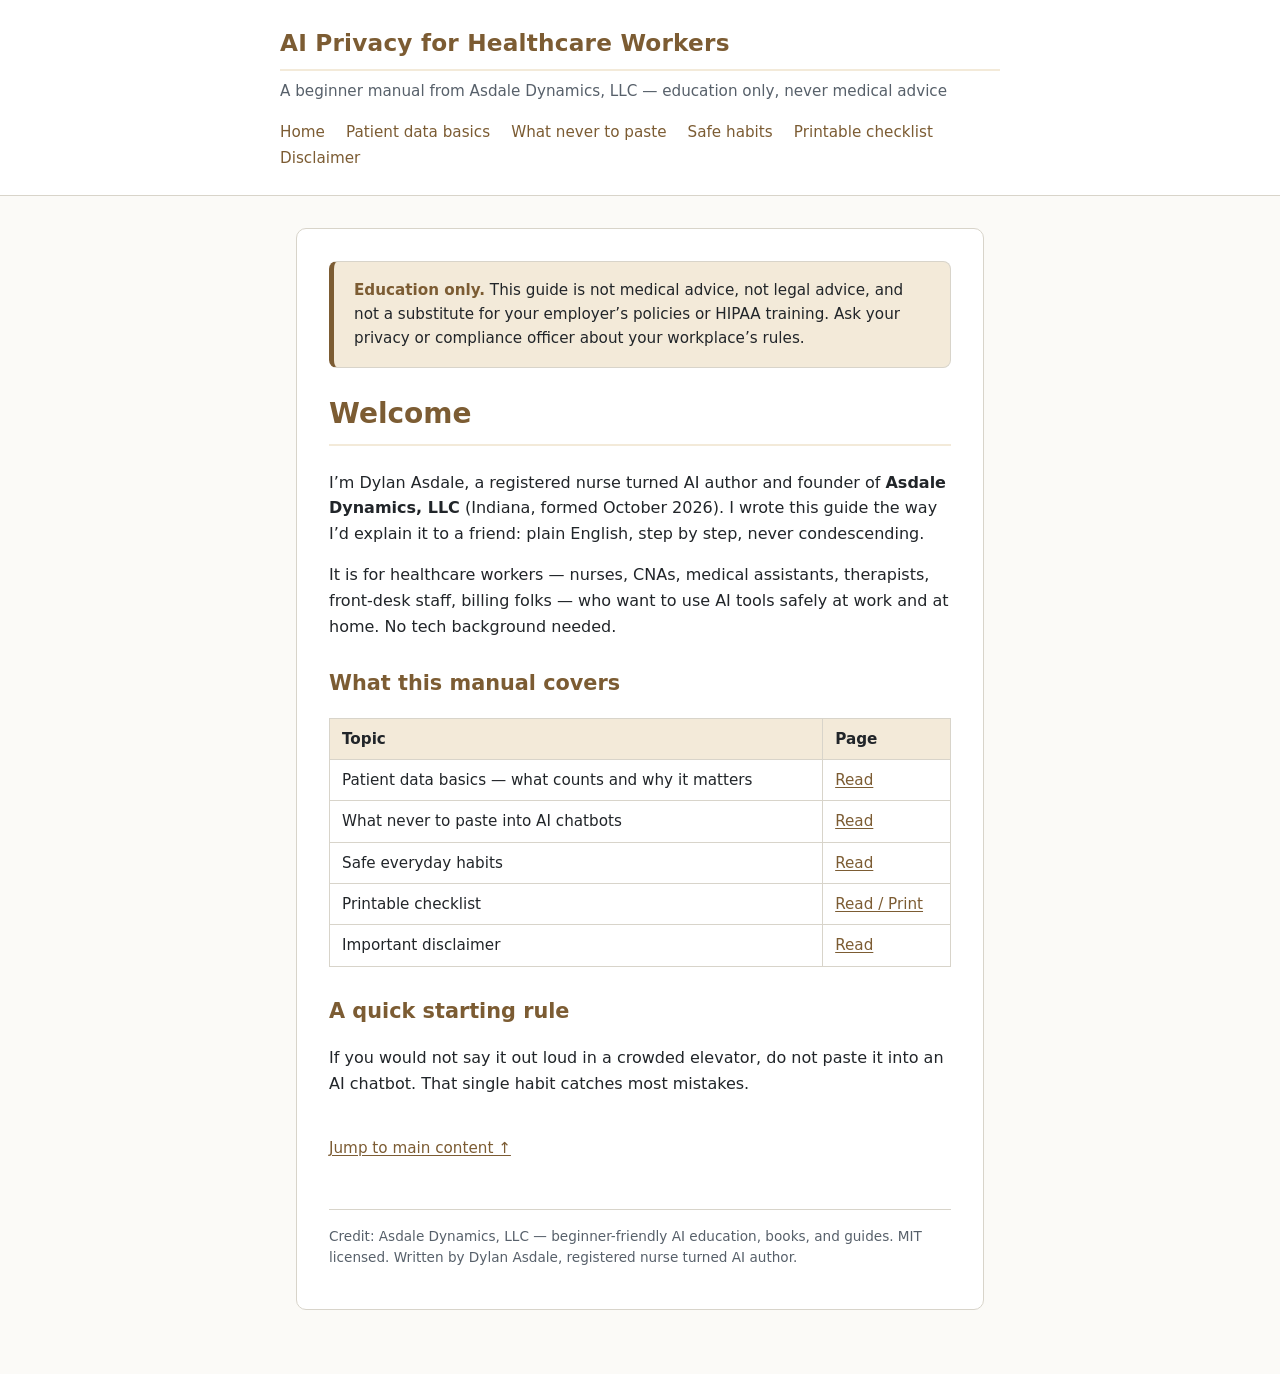
<file: site/index.html>
<!DOCTYPE html>
<html lang="en">
<head>
<meta charset="utf-8">
<meta name="viewport" content="width=device-width, initial-scale=1">
<title>AI Privacy for Healthcare Workers — Asdale Dynamics, LLC</title>
<meta name="description" content="A beginner manual on AI privacy for healthcare workers: what never to paste into chatbots, patient data basics, and safe habits. Education only, never medical advice. By Asdale Dynamics, LLC.">
<link rel="stylesheet" href="style.css">
</head>
<body>

<a class="skip-link" href="#content">Skip to main content</a>

<header class="site-header">
  <div class="header-inner">
    <h1 class="site-title">AI Privacy for Healthcare Workers</h1>
    <p class="site-tagline">A beginner manual from Asdale Dynamics, LLC — education only, never medical advice</p>
    <nav aria-label="Main navigation">
      <a href="index.html">Home</a>
      <a href="patient-data-basics.html">Patient data basics</a>
      <a href="what-never-to-paste.html">What never to paste</a>
      <a href="safe-habits.html">Safe habits</a>
      <a href="checklist.html">Printable checklist</a>
      <a href="disclaimer.html">Disclaimer</a>
    </nav>
  </div>
</header>

<main id="content">
  <article>
    <div class="banner">
      <strong>Education only.</strong> This guide is not medical advice, not legal advice, and not a
      substitute for your employer&rsquo;s policies or HIPAA training. Ask your privacy or compliance
      officer about your workplace&rsquo;s rules.
    </div>

    <h1>Welcome</h1>
    <p>I&rsquo;m Dylan Asdale, a registered nurse turned AI author and founder of
    <strong>Asdale Dynamics, LLC</strong> (Indiana, formed October 2026). I wrote this guide the way
    I&rsquo;d explain it to a friend: plain English, step by step, never condescending.</p>

    <p>It is for healthcare workers &mdash; nurses, CNAs, medical assistants, therapists, front-desk
    staff, billing folks &mdash; who want to use AI tools safely at work and at home. No tech background
    needed.</p>

    <h2>What this manual covers</h2>
    <table>
      <thead>
        <tr><th>Topic</th><th>Page</th></tr>
      </thead>
      <tbody>
        <tr><td>Patient data basics &mdash; what counts and why it matters</td><td><a href="patient-data-basics.html">Read</a></td></tr>
        <tr><td>What never to paste into AI chatbots</td><td><a href="what-never-to-paste.html">Read</a></td></tr>
        <tr><td>Safe everyday habits</td><td><a href="safe-habits.html">Read</a></td></tr>
        <tr><td>Printable checklist</td><td><a href="checklist.html">Read / Print</a></td></tr>
        <tr><td>Important disclaimer</td><td><a href="disclaimer.html">Read</a></td></tr>
      </tbody>
    </table>

    <h2>A quick starting rule</h2>
    <p>If you would not say it out loud in a crowded elevator, do not paste it into an AI chatbot. That
    single habit catches most mistakes.</p>

    <p class="back-link"><a href="#content">Jump to main content &uarr;</a></p>
    <p class="credit">Credit: Asdale Dynamics, LLC &mdash; beginner-friendly AI education, books, and guides.
    MIT licensed. Written by Dylan Asdale, registered nurse turned AI author.</p>
  </article>
</main>

</body>
</html>
</file>
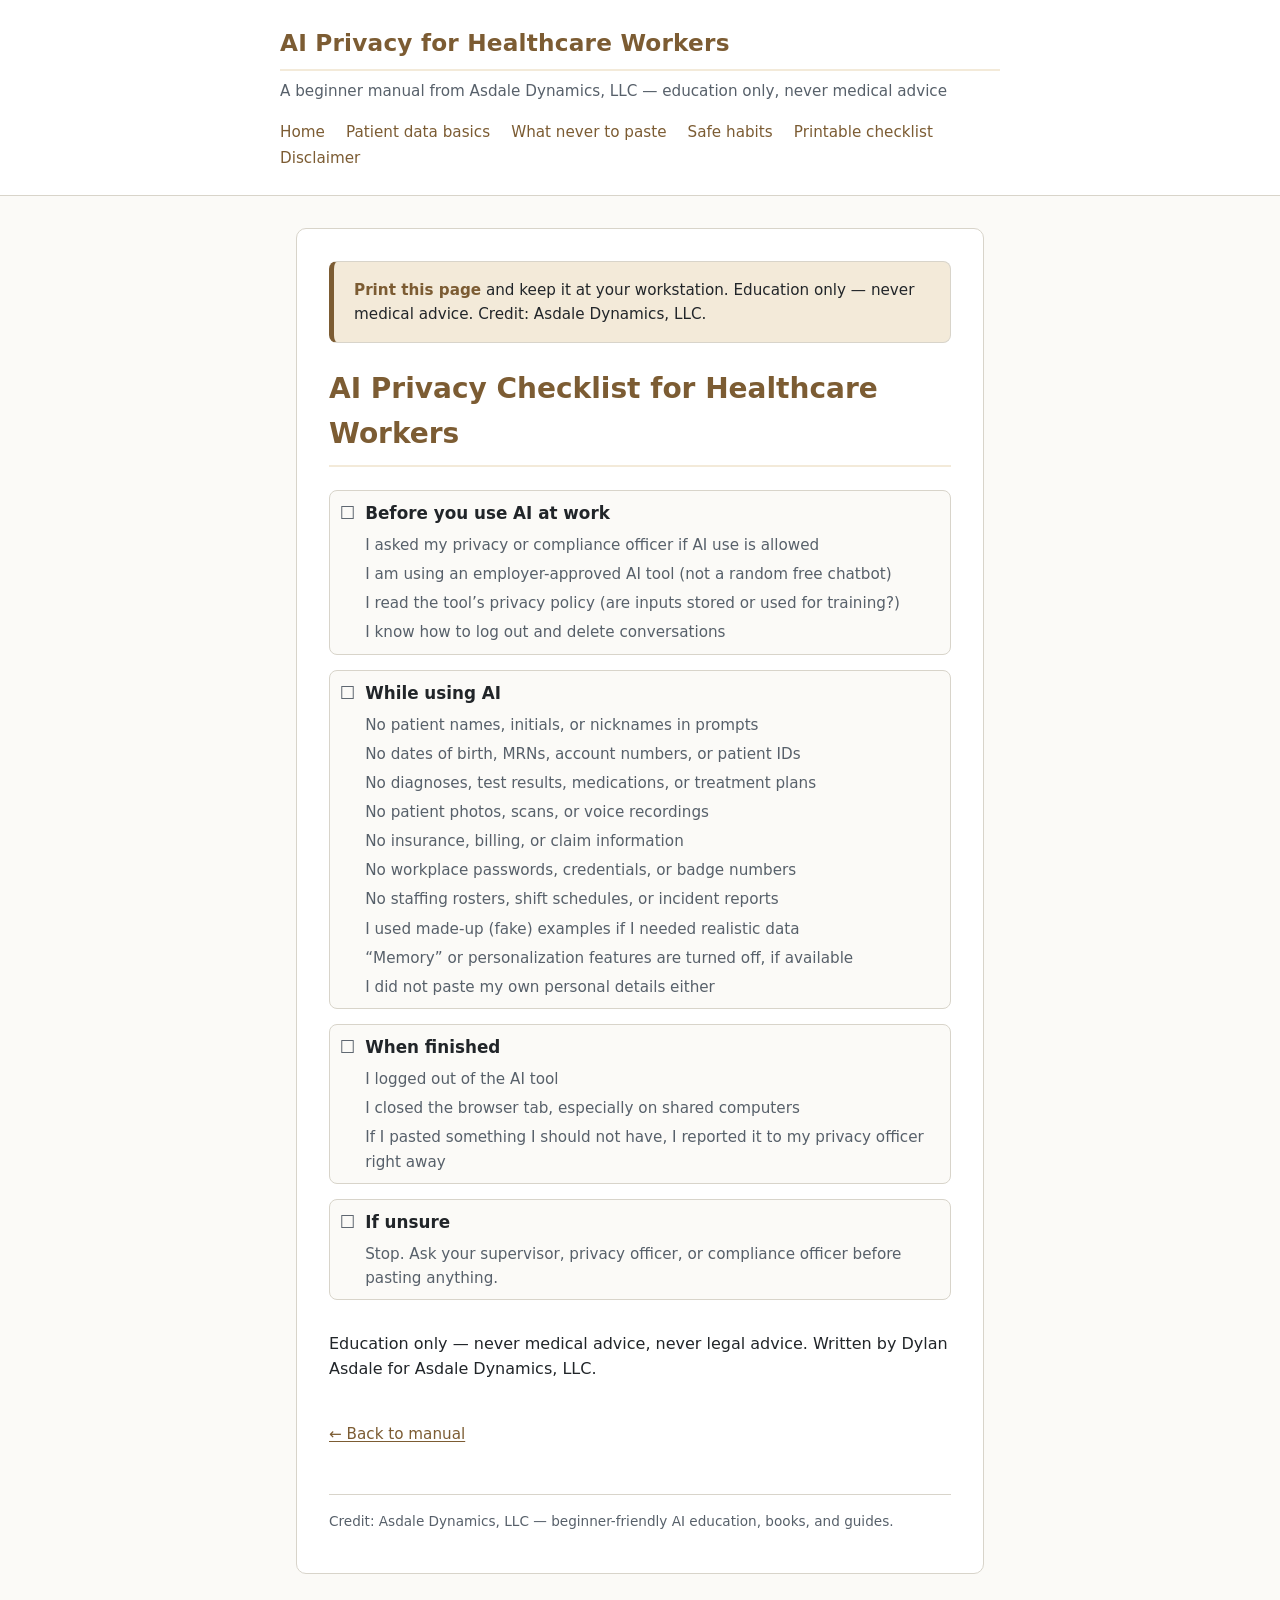
<file: site/checklist.html>
<!DOCTYPE html>
<html lang="en">
<head>
<meta charset="utf-8">
<meta name="viewport" content="width=device-width, initial-scale=1">
<title>Printable Checklist — AI Privacy for Healthcare Workers</title>
<meta name="description" content="Printable AI privacy checklist for healthcare workers: before, during, and after using AI at work. Education only, never medical advice. By Asdale Dynamics, LLC.">
<link rel="stylesheet" href="style.css">
<link rel="stylesheet" href="print.css" media="print">
</head>
<body>

<a class="skip-link" href="#content">Skip to main content</a>

<header class="site-header">
  <div class="header-inner">
    <h1 class="site-title">AI Privacy for Healthcare Workers</h1>
    <p class="site-tagline">A beginner manual from Asdale Dynamics, LLC — education only, never medical advice</p>
    <nav aria-label="Main navigation">
      <a href="index.html">Home</a>
      <a href="patient-data-basics.html">Patient data basics</a>
      <a href="what-never-to-paste.html">What never to paste</a>
      <a href="safe-habits.html">Safe habits</a>
      <a href="checklist.html">Printable checklist</a>
      <a href="disclaimer.html">Disclaimer</a>
    </nav>
  </div>
</header>

<main id="content">
  <article>
    <div class="banner print-note">
      <strong>Print this page</strong> and keep it at your workstation. Education only &mdash; never medical advice.
      Credit: Asdale Dynamics, LLC.
    </div>

    <h1>AI Privacy Checklist for Healthcare Workers</h1>

    <ul class="checklist">
      <li>
        <h3>Before you use AI at work</h3>
        <p>I asked my privacy or compliance officer if AI use is allowed</p>
        <p>I am using an employer-approved AI tool (not a random free chatbot)</p>
        <p>I read the tool&rsquo;s privacy policy (are inputs stored or used for training?)</p>
        <p>I know how to log out and delete conversations</p>
      </li>
      <li>
        <h3>While using AI</h3>
        <p>No patient names, initials, or nicknames in prompts</p>
        <p>No dates of birth, MRNs, account numbers, or patient IDs</p>
        <p>No diagnoses, test results, medications, or treatment plans</p>
        <p>No patient photos, scans, or voice recordings</p>
        <p>No insurance, billing, or claim information</p>
        <p>No workplace passwords, credentials, or badge numbers</p>
        <p>No staffing rosters, shift schedules, or incident reports</p>
        <p>I used made-up (fake) examples if I needed realistic data</p>
        <p>&ldquo;Memory&rdquo; or personalization features are turned off, if available</p>
        <p>I did not paste my own personal details either</p>
      </li>
      <li>
        <h3>When finished</h3>
        <p>I logged out of the AI tool</p>
        <p>I closed the browser tab, especially on shared computers</p>
        <p>If I pasted something I should not have, I reported it to my privacy officer right away</p>
      </li>
      <li>
        <h3>If unsure</h3>
        <p>Stop. Ask your supervisor, privacy officer, or compliance officer before pasting anything.</p>
      </li>
    </ul>

    <p class="print-note">Education only &mdash; never medical advice, never legal advice. Written by Dylan
    Asdale for Asdale Dynamics, LLC.</p>

    <p class="back-link"><a href="index.html">&larr; Back to manual</a></p>
    <p class="credit">Credit: Asdale Dynamics, LLC &mdash; beginner-friendly AI education, books, and guides.</p>
  </article>
</main>

</body>
</html>
</file>
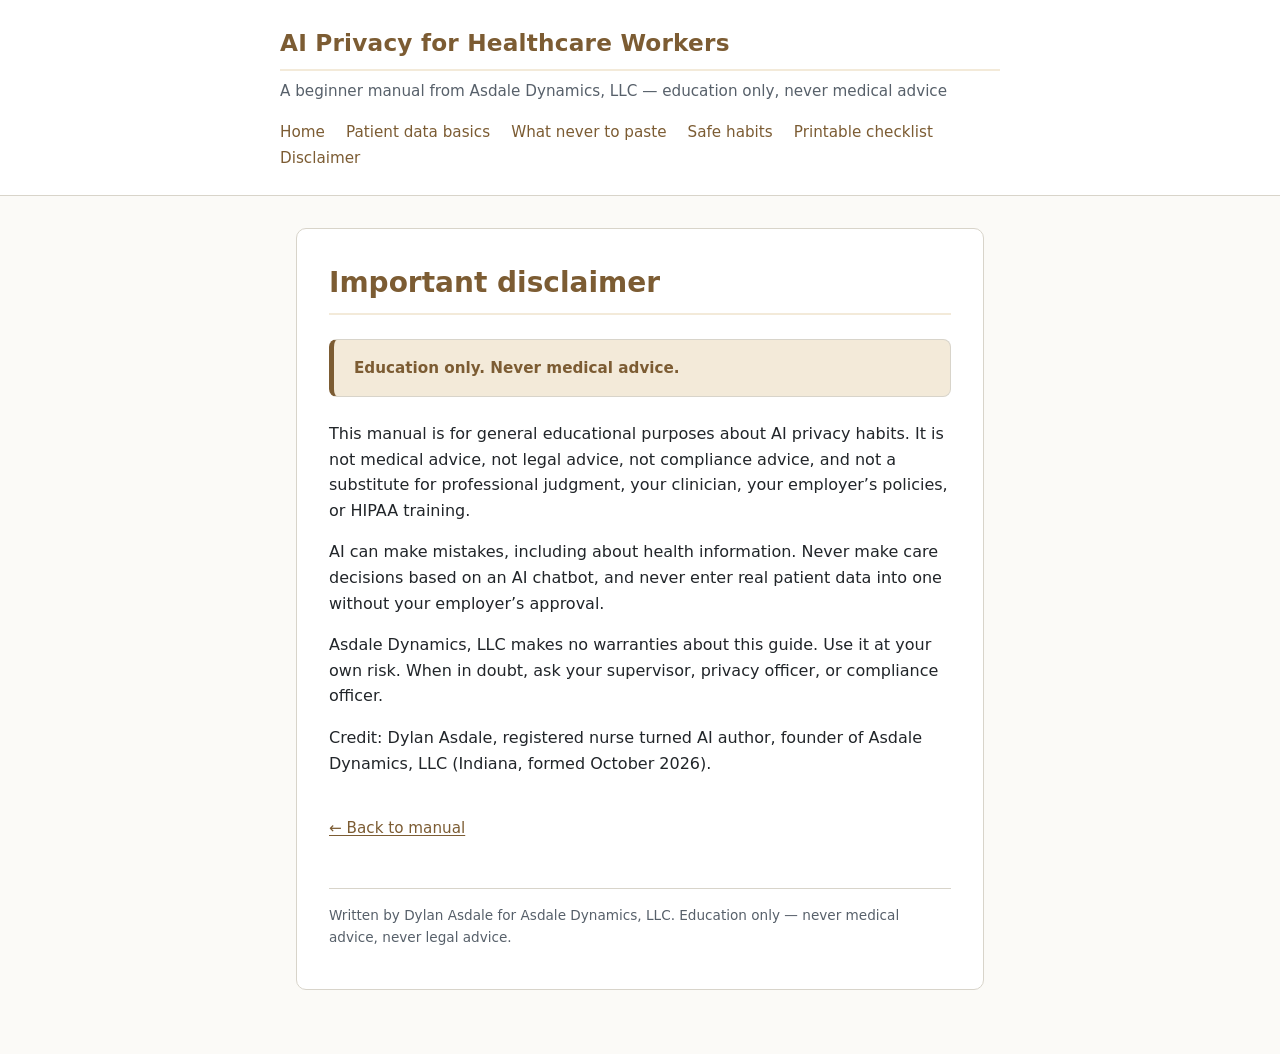
<file: site/disclaimer.html>
<!DOCTYPE html>
<html lang="en">
<head>
<meta charset="utf-8">
<meta name="viewport" content="width=device-width, initial-scale=1">
<title>Disclaimer — AI Privacy for Healthcare Workers</title>
<meta name="description" content="Important disclaimer: this AI privacy manual for healthcare workers is education only, never medical or legal advice. By Asdale Dynamics, LLC.">
<link rel="stylesheet" href="style.css">
</head>
<body>

<a class="skip-link" href="#content">Skip to main content</a>

<header class="site-header">
  <div class="header-inner">
    <h1 class="site-title">AI Privacy for Healthcare Workers</h1>
    <p class="site-tagline">A beginner manual from Asdale Dynamics, LLC — education only, never medical advice</p>
    <nav aria-label="Main navigation">
      <a href="index.html">Home</a>
      <a href="patient-data-basics.html">Patient data basics</a>
      <a href="what-never-to-paste.html">What never to paste</a>
      <a href="safe-habits.html">Safe habits</a>
      <a href="checklist.html">Printable checklist</a>
      <a href="disclaimer.html">Disclaimer</a>
    </nav>
  </div>
</header>

<main id="content">
  <article>
    <h1>Important disclaimer</h1>

    <div class="banner">
      <strong>Education only. Never medical advice.</strong>
    </div>

    <p>This manual is for general educational purposes about AI privacy habits. It is not medical advice, not
    legal advice, not compliance advice, and not a substitute for professional judgment, your clinician, your
    employer&rsquo;s policies, or HIPAA training.</p>

    <p>AI can make mistakes, including about health information. Never make care decisions based on an AI
    chatbot, and never enter real patient data into one without your employer&rsquo;s approval.</p>

    <p>Asdale Dynamics, LLC makes no warranties about this guide. Use it at your own risk. When in doubt, ask
    your supervisor, privacy officer, or compliance officer.</p>

    <p>Credit: Dylan Asdale, registered nurse turned AI author, founder of Asdale Dynamics, LLC (Indiana,
    formed October 2026).</p>

    <p class="back-link"><a href="index.html">&larr; Back to manual</a></p>
    <p class="credit">Written by Dylan Asdale for Asdale Dynamics, LLC. Education only &mdash; never medical
    advice, never legal advice.</p>
  </article>
</main>

</body>
</html>
</file>
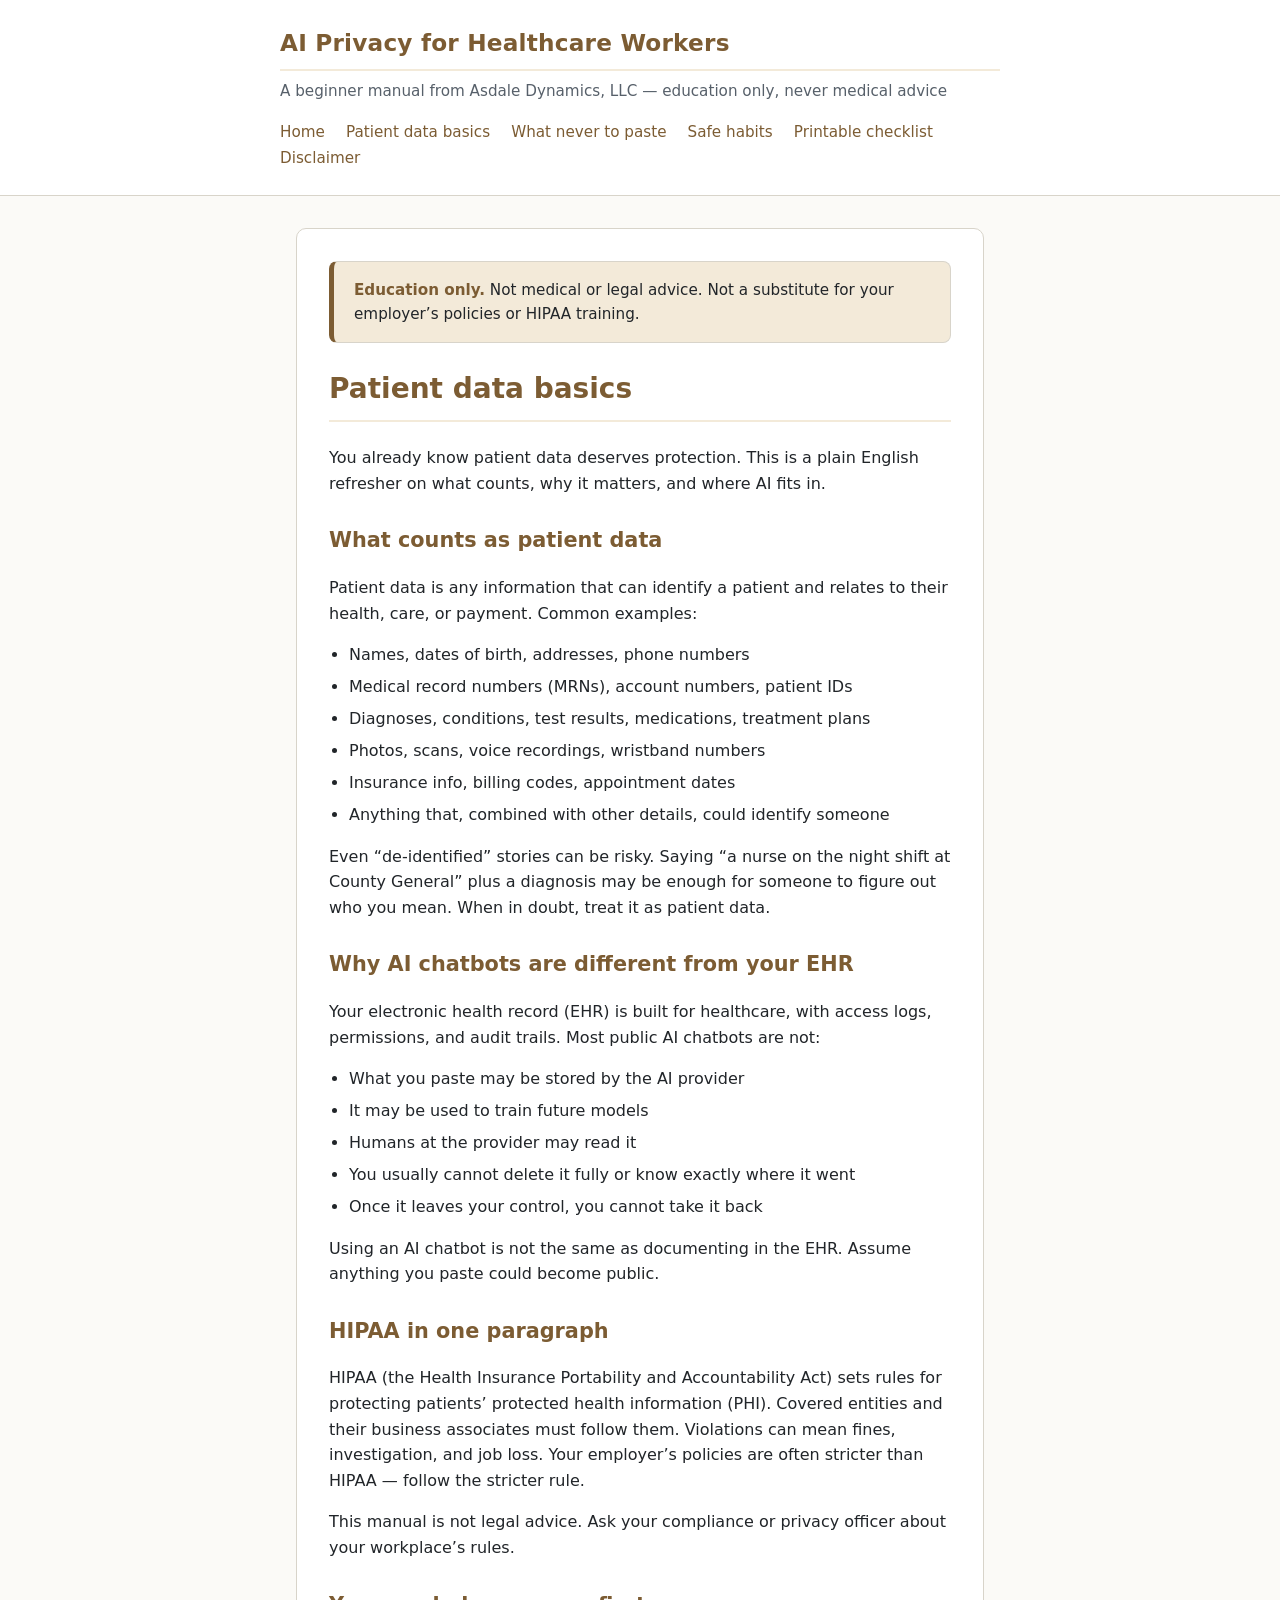
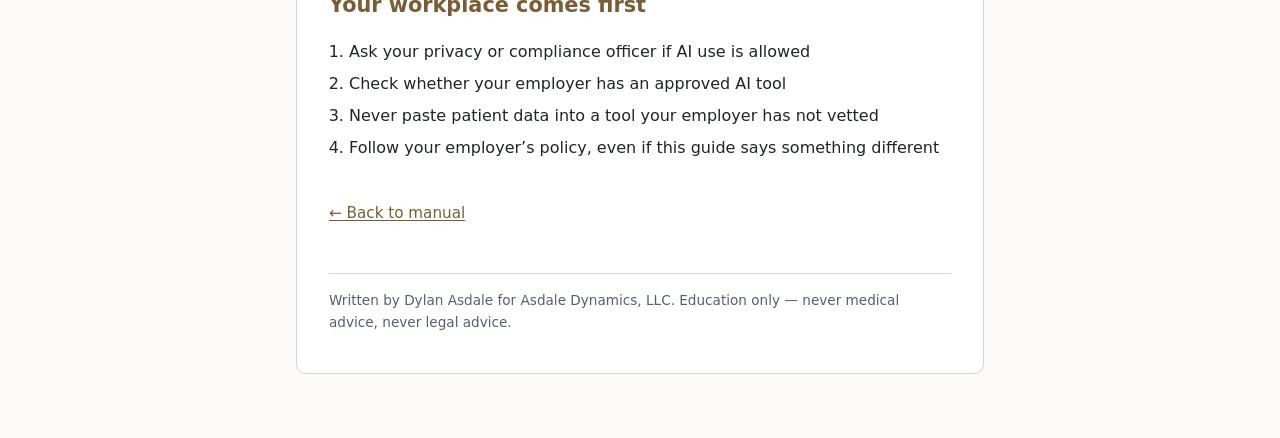
<file: site/patient-data-basics.html>
<!DOCTYPE html>
<html lang="en">
<head>
<meta charset="utf-8">
<meta name="viewport" content="width=device-width, initial-scale=1">
<title>Patient Data Basics — AI Privacy for Healthcare Workers</title>
<meta name="description" content="Patient data basics for healthcare workers using AI: what counts as patient data, why AI chatbots differ from your EHR, and HIPAA in one paragraph. Education only, never medical advice.">
<link rel="stylesheet" href="style.css">
</head>
<body>

<a class="skip-link" href="#content">Skip to main content</a>

<header class="site-header">
  <div class="header-inner">
    <h1 class="site-title">AI Privacy for Healthcare Workers</h1>
    <p class="site-tagline">A beginner manual from Asdale Dynamics, LLC — education only, never medical advice</p>
    <nav aria-label="Main navigation">
      <a href="index.html">Home</a>
      <a href="patient-data-basics.html">Patient data basics</a>
      <a href="what-never-to-paste.html">What never to paste</a>
      <a href="safe-habits.html">Safe habits</a>
      <a href="checklist.html">Printable checklist</a>
      <a href="disclaimer.html">Disclaimer</a>
    </nav>
  </div>
</header>

<main id="content">
  <article>
    <div class="banner">
      <strong>Education only.</strong> Not medical or legal advice. Not a substitute for your employer&rsquo;s
      policies or HIPAA training.
    </div>

    <h1>Patient data basics</h1>
    <p>You already know patient data deserves protection. This is a plain English refresher on what counts,
    why it matters, and where AI fits in.</p>

    <h2>What counts as patient data</h2>
    <p>Patient data is any information that can identify a patient and relates to their health, care, or
    payment. Common examples:</p>
    <ul>
      <li>Names, dates of birth, addresses, phone numbers</li>
      <li>Medical record numbers (MRNs), account numbers, patient IDs</li>
      <li>Diagnoses, conditions, test results, medications, treatment plans</li>
      <li>Photos, scans, voice recordings, wristband numbers</li>
      <li>Insurance info, billing codes, appointment dates</li>
      <li>Anything that, combined with other details, could identify someone</li>
    </ul>
    <p>Even &ldquo;de-identified&rdquo; stories can be risky. Saying &ldquo;a nurse on the night shift at County
    General&rdquo; plus a diagnosis may be enough for someone to figure out who you mean. When in doubt, treat
    it as patient data.</p>

    <h2>Why AI chatbots are different from your EHR</h2>
    <p>Your electronic health record (EHR) is built for healthcare, with access logs, permissions, and audit
    trails. Most public AI chatbots are not:</p>
    <ul>
      <li>What you paste may be stored by the AI provider</li>
      <li>It may be used to train future models</li>
      <li>Humans at the provider may read it</li>
      <li>You usually cannot delete it fully or know exactly where it went</li>
      <li>Once it leaves your control, you cannot take it back</li>
    </ul>
    <p>Using an AI chatbot is not the same as documenting in the EHR. Assume anything you paste could become
    public.</p>

    <h2>HIPAA in one paragraph</h2>
    <p>HIPAA (the Health Insurance Portability and Accountability Act) sets rules for protecting patients&rsquo;
    protected health information (PHI). Covered entities and their business associates must follow them.
    Violations can mean fines, investigation, and job loss. Your employer&rsquo;s policies are often stricter
    than HIPAA &mdash; follow the stricter rule.</p>
    <p class="print-note">This manual is not legal advice. Ask your compliance or privacy officer about your
    workplace&rsquo;s rules.</p>

    <h2>Your workplace comes first</h2>
    <ol>
      <li>Ask your privacy or compliance officer if AI use is allowed</li>
      <li>Check whether your employer has an approved AI tool</li>
      <li>Never paste patient data into a tool your employer has not vetted</li>
      <li>Follow your employer&rsquo;s policy, even if this guide says something different</li>
    </ol>

    <p class="back-link"><a href="index.html">&larr; Back to manual</a></p>
    <p class="credit">Written by Dylan Asdale for Asdale Dynamics, LLC. Education only &mdash; never medical advice,
    never legal advice.</p>
  </article>
</main>

</body>
</html>
</file>
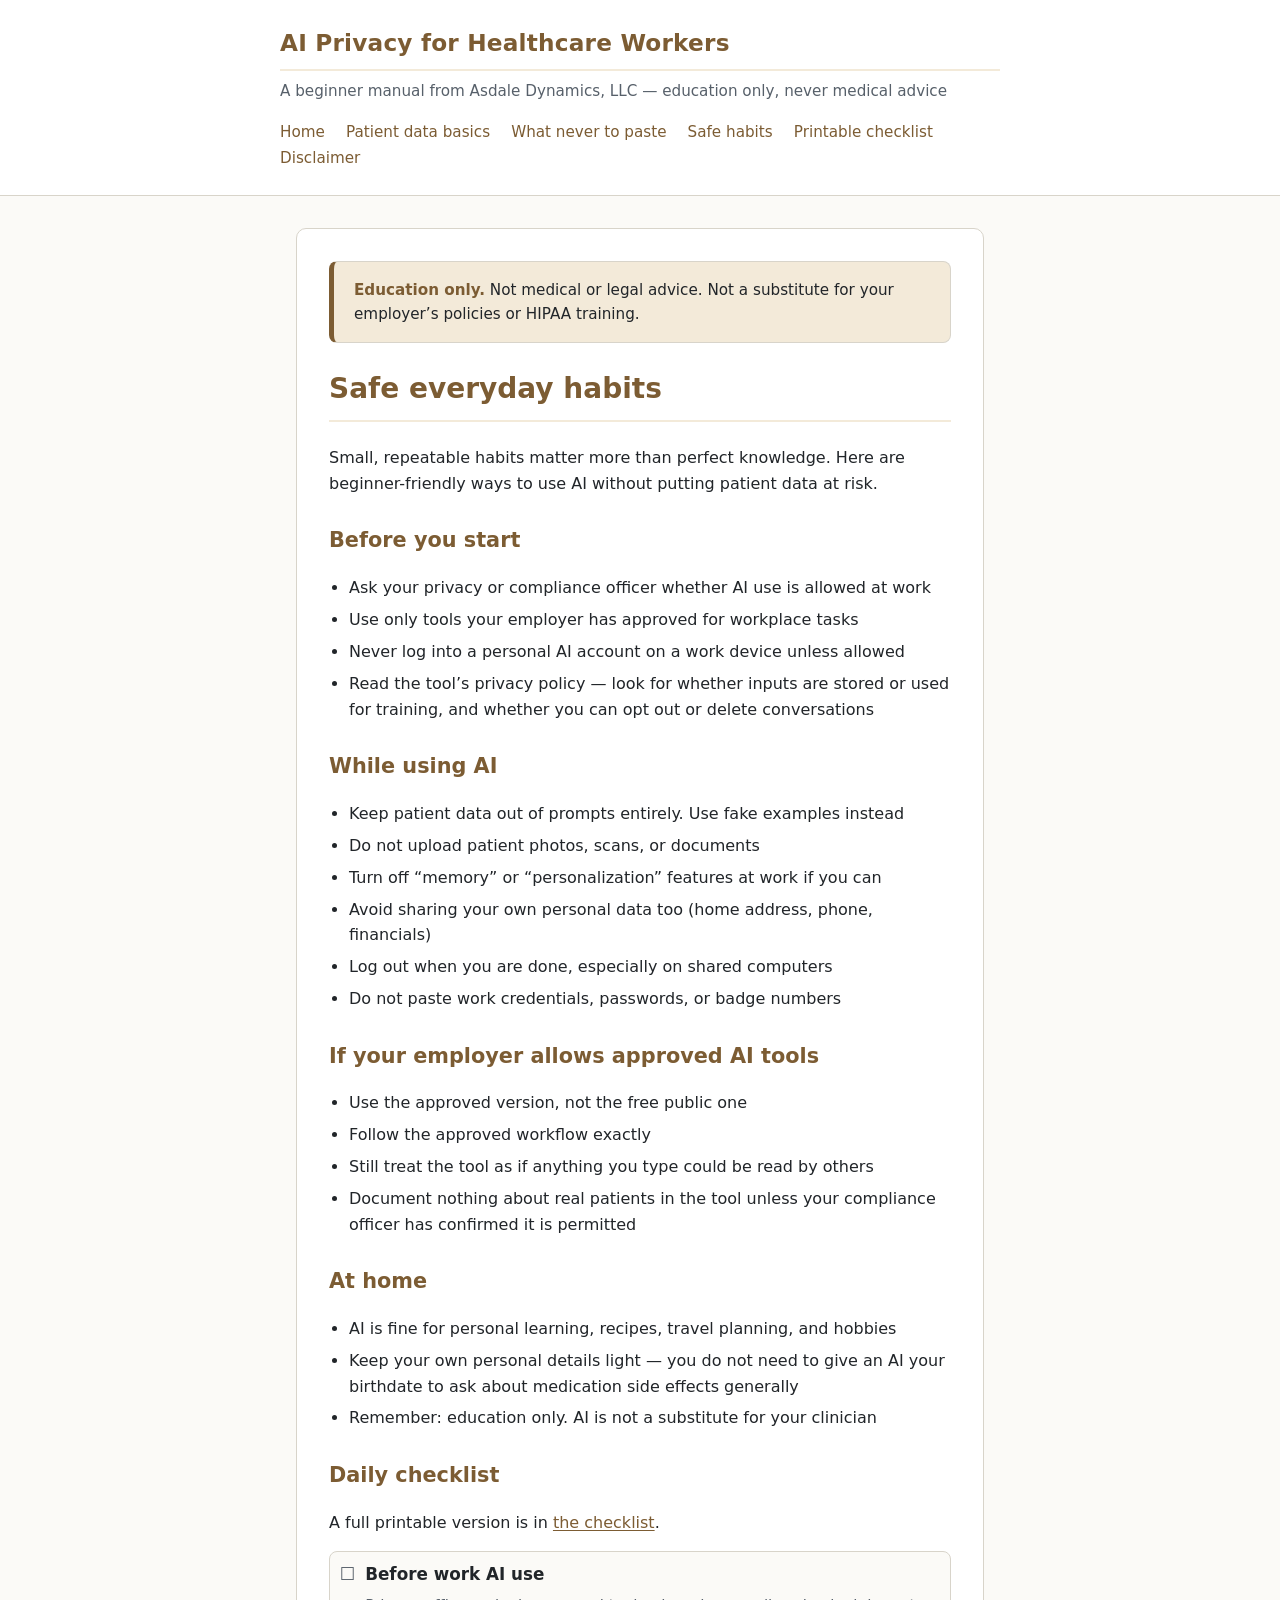
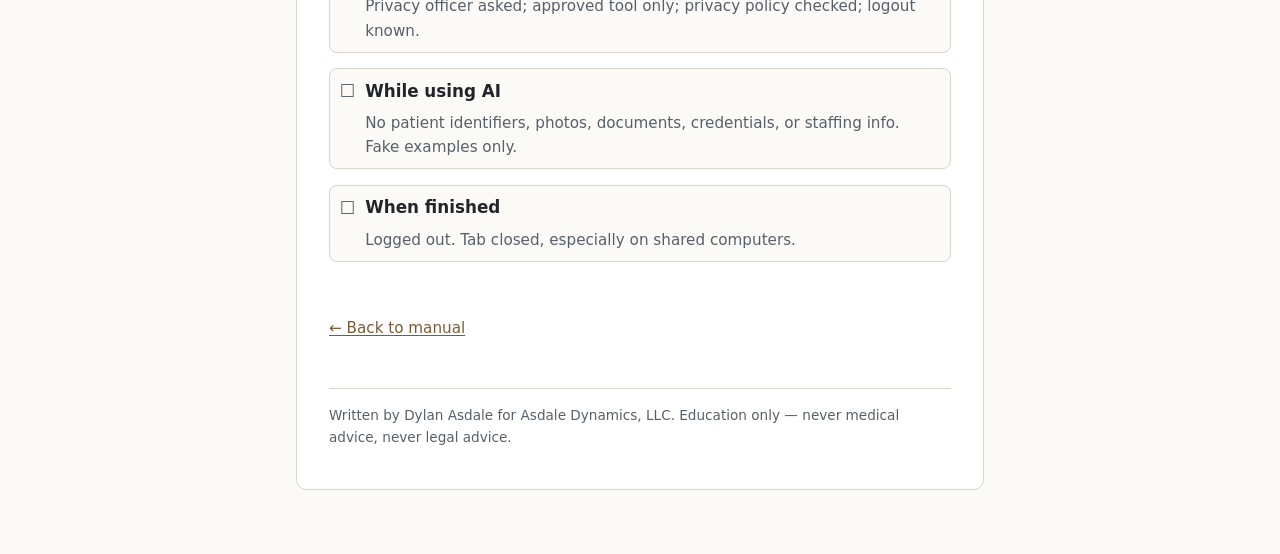
<file: site/safe-habits.html>
<!DOCTYPE html>
<html lang="en">
<head>
<meta charset="utf-8">
<meta name="viewport" content="width=device-width, initial-scale=1">
<title>Safe Habits — AI Privacy for Healthcare Workers</title>
<meta name="description" content="Safe everyday habits for healthcare workers using AI: before, during, and after you use AI, at work and at home. Education only, never medical advice.">
<link rel="stylesheet" href="style.css">
</head>
<body>

<a class="skip-link" href="#content">Skip to main content</a>

<header class="site-header">
  <div class="header-inner">
    <h1 class="site-title">AI Privacy for Healthcare Workers</h1>
    <p class="site-tagline">A beginner manual from Asdale Dynamics, LLC — education only, never medical advice</p>
    <nav aria-label="Main navigation">
      <a href="index.html">Home</a>
      <a href="patient-data-basics.html">Patient data basics</a>
      <a href="what-never-to-paste.html">What never to paste</a>
      <a href="safe-habits.html">Safe habits</a>
      <a href="checklist.html">Printable checklist</a>
      <a href="disclaimer.html">Disclaimer</a>
    </nav>
  </div>
</header>

<main id="content">
  <article>
    <div class="banner">
      <strong>Education only.</strong> Not medical or legal advice. Not a substitute for your employer&rsquo;s
      policies or HIPAA training.
    </div>

    <h1>Safe everyday habits</h1>
    <p>Small, repeatable habits matter more than perfect knowledge. Here are beginner-friendly ways to use AI
    without putting patient data at risk.</p>

    <h2>Before you start</h2>
    <ul>
      <li>Ask your privacy or compliance officer whether AI use is allowed at work</li>
      <li>Use only tools your employer has approved for workplace tasks</li>
      <li>Never log into a personal AI account on a work device unless allowed</li>
      <li>Read the tool&rsquo;s privacy policy &mdash; look for whether inputs are stored or used for training,
      and whether you can opt out or delete conversations</li>
    </ul>

    <h2>While using AI</h2>
    <ul>
      <li>Keep patient data out of prompts entirely. Use fake examples instead</li>
      <li>Do not upload patient photos, scans, or documents</li>
      <li>Turn off &ldquo;memory&rdquo; or &ldquo;personalization&rdquo; features at work if you can</li>
      <li>Avoid sharing your own personal data too (home address, phone, financials)</li>
      <li>Log out when you are done, especially on shared computers</li>
      <li>Do not paste work credentials, passwords, or badge numbers</li>
    </ul>

    <h2>If your employer allows approved AI tools</h2>
    <ul>
      <li>Use the approved version, not the free public one</li>
      <li>Follow the approved workflow exactly</li>
      <li>Still treat the tool as if anything you type could be read by others</li>
      <li>Document nothing about real patients in the tool unless your compliance officer has confirmed it is
      permitted</li>
    </ul>

    <h2>At home</h2>
    <ul>
      <li>AI is fine for personal learning, recipes, travel planning, and hobbies</li>
      <li>Keep your own personal details light &mdash; you do not need to give an AI your birthdate to ask about
      medication side effects generally</li>
      <li>Remember: education only. AI is not a substitute for your clinician</li>
    </ul>

    <h2>Daily checklist</h2>
    <p class="print-note">A full printable version is in <a href="checklist.html">the checklist</a>.</p>
    <ul class="checklist">
      <li>
        <h3>Before work AI use</h3>
        <p>Privacy officer asked; approved tool only; privacy policy checked; logout known.</p>
      </li>
      <li>
        <h3>While using AI</h3>
        <p>No patient identifiers, photos, documents, credentials, or staffing info. Fake examples only.</p>
      </li>
      <li>
        <h3>When finished</h3>
        <p>Logged out. Tab closed, especially on shared computers.</p>
      </li>
    </ul>

    <p class="back-link"><a href="index.html">&larr; Back to manual</a></p>
    <p class="credit">Written by Dylan Asdale for Asdale Dynamics, LLC. Education only &mdash; never medical advice,
    never legal advice.</p>
  </article>
</main>

</body>
</html>
</file>
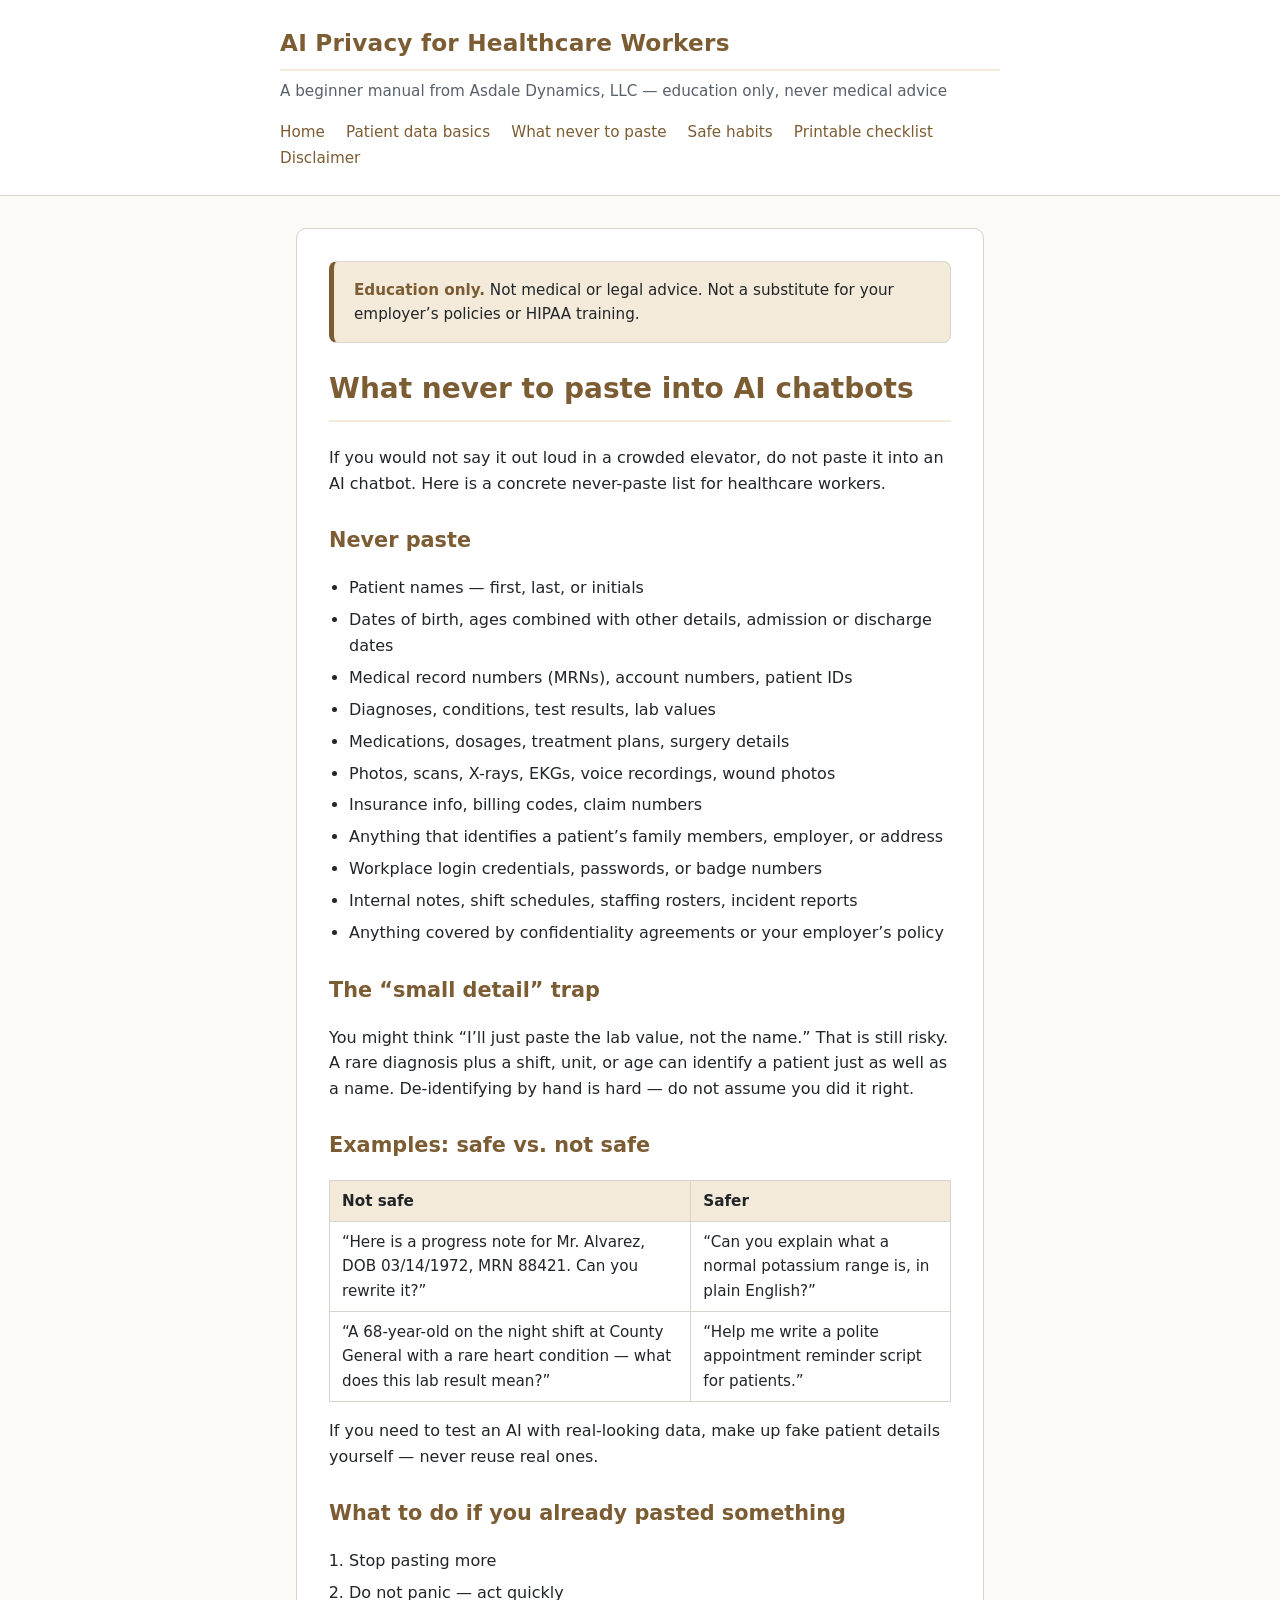
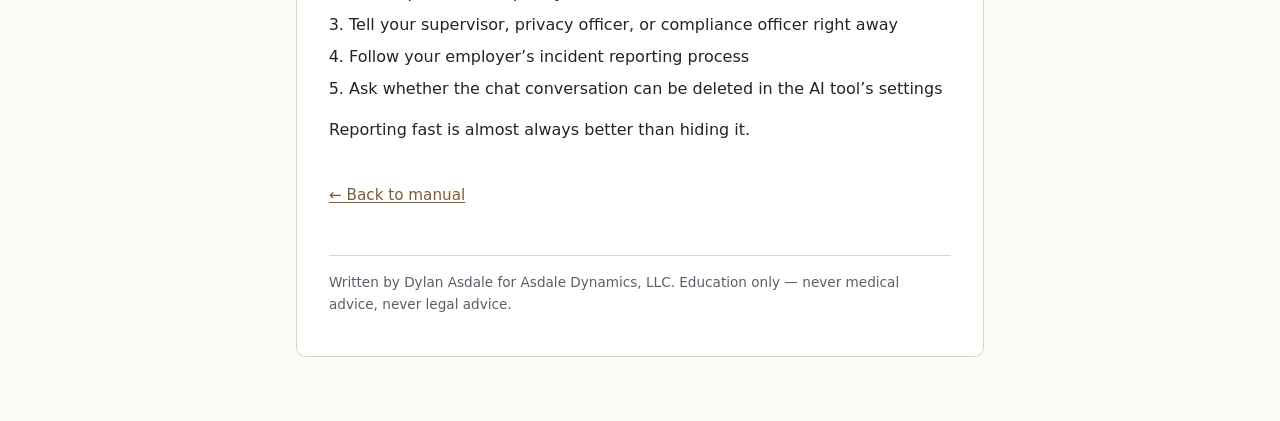
<file: site/what-never-to-paste.html>
<!DOCTYPE html>
<html lang="en">
<head>
<meta charset="utf-8">
<meta name="viewport" content="width=device-width, initial-scale=1">
<title>What Never to Paste — AI Privacy for Healthcare Workers</title>
<meta name="description" content="What never to paste into AI chatbots: a concrete never-paste list for healthcare workers, the small detail trap, safe vs. not-safe examples, and what to do if you already pasted something. Education only, never medical advice.">
<link rel="stylesheet" href="style.css">
</head>
<body>

<a class="skip-link" href="#content">Skip to main content</a>

<header class="site-header">
  <div class="header-inner">
    <h1 class="site-title">AI Privacy for Healthcare Workers</h1>
    <p class="site-tagline">A beginner manual from Asdale Dynamics, LLC — education only, never medical advice</p>
    <nav aria-label="Main navigation">
      <a href="index.html">Home</a>
      <a href="patient-data-basics.html">Patient data basics</a>
      <a href="what-never-to-paste.html">What never to paste</a>
      <a href="safe-habits.html">Safe habits</a>
      <a href="checklist.html">Printable checklist</a>
      <a href="disclaimer.html">Disclaimer</a>
    </nav>
  </div>
</header>

<main id="content">
  <article>
    <div class="banner">
      <strong>Education only.</strong> Not medical or legal advice. Not a substitute for your employer&rsquo;s
      policies or HIPAA training.
    </div>

    <h1>What never to paste into AI chatbots</h1>
    <p>If you would not say it out loud in a crowded elevator, do not paste it into an AI chatbot. Here is a
    concrete never-paste list for healthcare workers.</p>

    <h2>Never paste</h2>
    <ul>
      <li>Patient names &mdash; first, last, or initials</li>
      <li>Dates of birth, ages combined with other details, admission or discharge dates</li>
      <li>Medical record numbers (MRNs), account numbers, patient IDs</li>
      <li>Diagnoses, conditions, test results, lab values</li>
      <li>Medications, dosages, treatment plans, surgery details</li>
      <li>Photos, scans, X-rays, EKGs, voice recordings, wound photos</li>
      <li>Insurance info, billing codes, claim numbers</li>
      <li>Anything that identifies a patient&rsquo;s family members, employer, or address</li>
      <li>Workplace login credentials, passwords, or badge numbers</li>
      <li>Internal notes, shift schedules, staffing rosters, incident reports</li>
      <li>Anything covered by confidentiality agreements or your employer&rsquo;s policy</li>
    </ul>

    <h2>The &ldquo;small detail&rdquo; trap</h2>
    <p>You might think &ldquo;I&rsquo;ll just paste the lab value, not the name.&rdquo; That is still risky. A
    rare diagnosis plus a shift, unit, or age can identify a patient just as well as a name. De-identifying by
    hand is hard &mdash; do not assume you did it right.</p>

    <h2>Examples: safe vs. not safe</h2>
    <table>
      <thead>
        <tr><th>Not safe</th><th>Safer</th></tr>
      </thead>
      <tbody>
        <tr>
          <td>&ldquo;Here is a progress note for Mr. Alvarez, DOB 03/14/1972, MRN 88421. Can you rewrite
          it?&rdquo;</td>
          <td>&ldquo;Can you explain what a normal potassium range is, in plain English?&rdquo;</td>
        </tr>
        <tr>
          <td>&ldquo;A 68-year-old on the night shift at County General with a rare heart condition &mdash;
          what does this lab result mean?&rdquo;</td>
          <td>&ldquo;Help me write a polite appointment reminder script for patients.&rdquo;</td>
        </tr>
      </tbody>
    </table>
    <p class="print-note">If you need to test an AI with real-looking data, make up fake patient details
    yourself &mdash; never reuse real ones.</p>

    <h2>What to do if you already pasted something</h2>
    <ol>
      <li>Stop pasting more</li>
      <li>Do not panic &mdash; act quickly</li>
      <li>Tell your supervisor, privacy officer, or compliance officer right away</li>
      <li>Follow your employer&rsquo;s incident reporting process</li>
      <li>Ask whether the chat conversation can be deleted in the AI tool&rsquo;s settings</li>
    </ol>
    <p class="print-note">Reporting fast is almost always better than hiding it.</p>

    <p class="back-link"><a href="index.html">&larr; Back to manual</a></p>
    <p class="credit">Written by Dylan Asdale for Asdale Dynamics, LLC. Education only &mdash; never medical advice,
    never legal advice.</p>
  </article>
</main>

</body>
</html>
</file>
<file: site/style.css>
/* Asdale Dynamics, LLC — AI Privacy for Healthcare Workers
   Warm, plain-English styling. No framework, no build step. */

:root {
  --bg: #fbfaf7;
  --paper: #ffffff;
  --ink: #212529;
  --muted: #57606a;
  --accent: #7c5c33;
  --accent-soft: #f3ead9;
  --border: #d8d4ca;
  --green: #2e7d5b;
  --red: #a33a2e;
  --max-width: 720px;
}

* { box-sizing: border-box; }
html { scroll-behavior: smooth; }

body {
  margin: 0;
  font-family: system-ui, -apple-system, Segoe UI, Roboto, Helvetica, Arial, sans-serif;
  background: var(--bg);
  color: var(--ink);
  line-height: 1.6;
}

.skip-link {
  position: absolute;
  left: -9999px;
  top: auto;
  width: 1px;
  height: 1px;
  overflow: hidden;
}

header.site-header {
  background: var(--paper);
  border-bottom: 1px solid var(--border);
  padding: 1.5rem 1rem;
  position: sticky;
  top: 0;
  z-index: 10;
}

.header-inner {
  max-width: var(--max-width);
  margin: 0 auto;
  display: flex;
  flex-direction: column;
  gap: 0.5rem;
}

.site-title {
  margin: 0;
  font-size: 1.45rem;
  font-weight: 700;
  color: var(--accent);
  letter-spacing: 0.2px;
}

.site-tagline {
  margin: 0;
  font-size: 0.95rem;
  color: var(--muted);
}

nav {
  margin-top: 0.5rem;
}

nav a {
  color: var(--accent);
  text-decoration: none;
  margin-right: 1rem;
  font-size: 0.95rem;
  font-weight: 500;
  border-bottom: 2px solid transparent;
  padding-bottom: 0.25rem;
}

nav a:hover, nav a:focus {
  border-bottom-color: var(--accent);
  outline: 2px solid var(--accent);
  outline-offset: 2px;
  border-radius: 2px;
}

main {
  max-width: var(--max-width);
  margin: 0 auto;
  padding: 2rem 1rem 4rem;
}

article {
  background: var(--paper);
  border: 1px solid var(--border);
  border-radius: 10px;
  padding: 2rem 2rem 1.5rem;
}

h1 {
  font-size: 1.75rem;
  margin-top: 0;
  color: var(--accent);
  border-bottom: 2px solid var(--accent-soft);
  padding-bottom: 0.5rem;
}

h2 {
  font-size: 1.3rem;
  margin-top: 1.75rem;
  color: var(--accent);
}

h3 { font-size: 1.1rem; color: var(--ink); }

p { margin: 0 0 1rem; }

ul, ol { margin: 0 0 1rem 1.25rem; padding: 0; }
li { margin-bottom: 0.4rem; }

a {
  color: var(--accent);
  text-decoration: underline;
  text-underline-offset: 2px;
}

table {
  width: 100%;
  border-collapse: collapse;
  margin: 1rem 0;
  font-size: 0.95rem;
}

th, td {
  border: 1px solid var(--border);
  padding: 0.5rem 0.75rem;
  text-align: left;
}

th { background: var(--accent-soft); color: var(--ink); }

footer {
  max-width: var(--max-width);
  margin: 2rem auto 0;
  padding: 1.5rem 1rem;
  border-top: 1px solid var(--border);
  color: var(--muted);
  font-size: 0.9rem;
  text-align: center;
}

.back-link {
  display: inline-block;
  margin-top: 1.5rem;
  color: var(--muted);
  text-decoration: none;
  font-size: 0.95rem;
}

.back-link:hover { text-decoration: underline; }

.credit {
  font-size: 0.85rem;
  color: var(--muted);
  border-top: 1px solid var(--border);
  padding-top: 1rem;
  margin-top: 2rem;
}

/* Disclaimer banner */
.banner {
  background: var(--accent-soft);
  border: 1px solid var(--border);
  border-left: 5px solid var(--accent);
  border-radius: 8px;
  padding: 1rem 1.25rem;
  margin-bottom: 1.5rem;
  font-size: 0.95rem;
}

.banner strong { color: var(--accent); }

/* Checklist styling */
.checklist {
  list-style: none;
  padding: 0;
  margin: 0 0 1.5rem;
  display: grid;
  gap: 0.55rem;
}

.checklist li {
  padding: 0.55rem 0.75rem 0.55rem 2.2rem;
  border: 1px solid var(--border);
  border-radius: 8px;
  background: var(--bg);
  position: relative;
}

.checklist li::before {
  content: "☐";
  position: absolute;
  left: 0.6rem;
  top: 0.5rem;
  font-size: 1.1rem;
  color: var(--muted);
  user-select: none;
}

.checklist h3 {
  margin-top: 0;
  margin-bottom: 0.4rem;
  font-size: 1.05rem;
}

.checklist p {
  margin: 0.3rem 0 0;
  font-size: 0.95rem;
  color: var(--muted);
}

footer .credit { border-top: none; margin-top: 1rem; }
</file>
<file: site/print.css>
/* Print stylesheet for the checklist — prints clean, one page, ink-friendly */
@media print {
  * {
    background: transparent !important;
    color: #000 !important;
    box-shadow: none !important;
    text-shadow: none !important;
  }

  body {
    background: #fff !important;
    font-size: 11pt;
    line-height: 1.4;
    margin: 0;
    padding: 0;
  }

  header.site-header, nav, footer, .back-link, .credit {
    display: none !important;
  }

  article {
    border: 1px solid #000;
    border-radius: 0;
    padding: 1.2rem 1.4rem;
    box-sizing: border-box;
    max-width: 100%;
  }

  h1 {
    border-bottom: 2px solid #000;
    font-size: 17pt;
    margin-bottom: 0.9rem;
    padding-bottom: 0.4rem;
    color: #000 !important;
  }

  h2 { font-size: 13pt; margin-top: 1.4rem; color: #000 !important; }
  h3 { font-size: 11.5pt; color: #000 !important; }

  p, li { font-size: 10.5pt; }

  table { font-size: 9.5pt; }
  th { background: #e8e4d8 !important; color: #000 !important; }
  th, td { border: 1px solid #000; padding: 0.35rem 0.5rem; }

  .checklist li {
    border: 1px solid #000;
    background: #fff !important;
    padding: 0.45rem 0.7rem 0.45rem 2rem;
    break-inside: avoid;
  }

  .checklist li::before {
    content: "☐";
    color: #000;
    top: 0.4rem;
    left: 0.5rem;
  }

  .print-note {
    font-size: 9pt;
    font-style: italic;
    margin-top: 1rem;
    border-top: 1px solid #000;
    padding-top: 0.5rem;
  }

  @page { margin: 1.5cm; }
}

@media screen {
  .print-only { display: none; }
}
</file>
